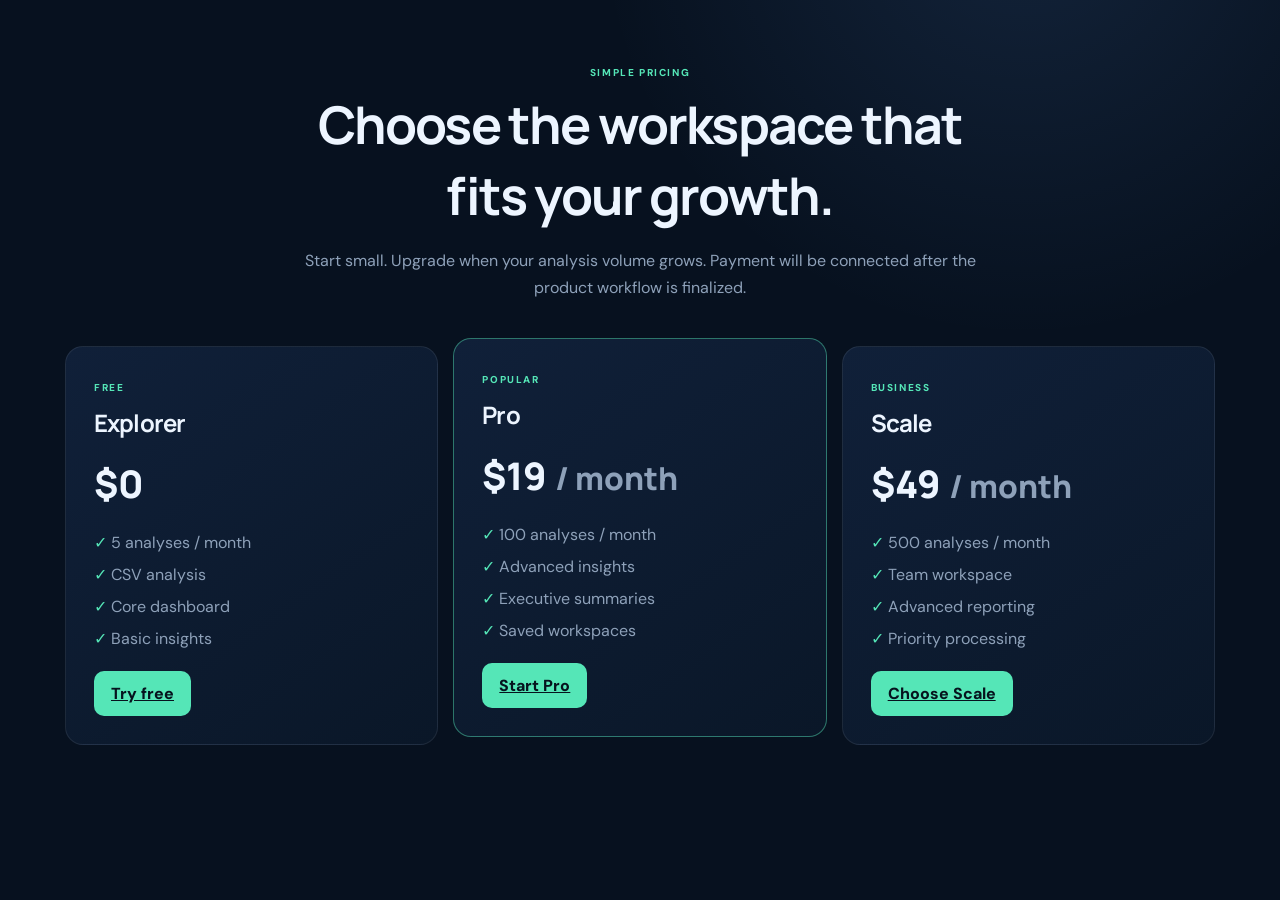
<file: pricing.html>
<!doctype html><html lang="en"><head><meta charset="utf-8"><meta name="viewport" content="width=device-width,initial-scale=1"><title>SalesLens AI — Plans</title><link rel="preconnect" href="https://fonts.googleapis.com"><link rel="preconnect" href="https://fonts.gstatic.com" crossorigin><link href="https://fonts.googleapis.com/css2?family=DM+Sans:wght@400;500;600;700&family=Manrope:wght@600;700;800&display=swap" rel="stylesheet"><link rel="stylesheet" href="assets/css/app.css"><style>body{min-height:100vh}main{max-width:1200px;margin:auto;padding:60px 25px}.hero{text-align:center;max-width:720px;margin:auto}.hero h1{font-size:52px}.hero p{color:var(--muted);line-height:1.7}.plans{display:grid;grid-template-columns:repeat(3,1fr);gap:15px;margin-top:45px}.plan-card{padding:28px;border:1px solid var(--line);border-radius:18px;background:linear-gradient(145deg,#102039,#0a1728)}.plan-card.featured{border-color:rgba(85,230,183,.45);transform:translateY(-8px)}.plan-card h2{margin:10px 0}.price{font:800 38px Manrope;margin:18px 0}.price small{font:400 13px;color:var(--muted)}.plan-card ul{padding:0;list-style:none;color:var(--muted);line-height:2}.plan-card li:before{content:'✓ ';color:var(--mint)}@media(max-width:750px){.plans{grid-template-columns:1fr}.plan-card.featured{transform:none}.hero h1{font-size:38px}}</style></head><body><main><div class="hero"><span class="eyebrow">SIMPLE PRICING</span><h1>Choose the workspace that fits your growth.</h1><p>Start small. Upgrade when your analysis volume grows. Payment will be connected after the product workflow is finalized.</p></div><div class="plans"><article class="plan-card"><span class="eyebrow">FREE</span><h2>Explorer</h2><div class="price">$0</div><ul><li>5 analyses / month</li><li>CSV analysis</li><li>Core dashboard</li><li>Basic insights</li></ul><a class="primary" href="app.html">Try free</a></article><article class="plan-card featured"><span class="eyebrow">POPULAR</span><h2>Pro</h2><div class="price">$19 <small>/ month</small></div><ul><li>100 analyses / month</li><li>Advanced insights</li><li>Executive summaries</li><li>Saved workspaces</li></ul><a class="primary" href="app.html">Start Pro</a></article><article class="plan-card"><span class="eyebrow">BUSINESS</span><h2>Scale</h2><div class="price">$49 <small>/ month</small></div><ul><li>500 analyses / month</li><li>Team workspace</li><li>Advanced reporting</li><li>Priority processing</li></ul><a class="primary" href="app.html">Choose Scale</a></article></div></main></body></html>
</file>
<file: assets/css/app.css>
:root{--bg:#07111f;--panel:#0c192a;--line:rgba(255,255,255,.08);--text:#edf5ff;--muted:#8ea1b9;--mint:#55e6b7;--blue:#69a8ff;--shadow:0 20px 60px rgba(0,0,0,.28)}*{box-sizing:border-box}html{scroll-behavior:smooth}body{margin:0;background:radial-gradient(circle at 80% -10%,rgba(105,168,255,.12),transparent 30%),var(--bg);color:var(--text);font-family:'DM Sans',sans-serif}.shell{display:grid;grid-template-columns:245px 1fr;min-height:100vh}aside{position:sticky;top:0;height:100vh;border-right:1px solid var(--line);padding:28px 18px;background:rgba(7,17,31,.8);backdrop-filter:blur(18px)}.brand{display:flex;align-items:center;gap:10px;text-decoration:none;color:var(--text);font:800 20px Manrope}.brand b{display:grid;place-items:center;width:35px;height:35px;border-radius:11px;background:linear-gradient(135deg,var(--mint),var(--blue));color:#07111f}.brand i{font-style:normal;color:var(--mint)}nav{display:grid;gap:6px;margin-top:45px}nav a{color:var(--muted);text-decoration:none;padding:12px 13px;border-radius:10px;font-size:14px}nav a.active,nav a:hover{color:var(--text);background:rgba(255,255,255,.06)}.plan{position:absolute;bottom:25px;left:18px;right:18px;border:1px solid var(--line);border-radius:14px;padding:15px;background:rgba(255,255,255,.025)}.plan small,.plan span{display:block;color:var(--muted);font-size:10px}.plan strong{display:block;margin:5px 0;font-size:13px}main{max-width:1500px;width:100%;margin:auto;padding:42px clamp(20px,5vw,70px) 80px}header{display:flex;justify-content:space-between;gap:20px;align-items:flex-start;margin-bottom:28px}.eyebrow{color:var(--mint);letter-spacing:.16em;font-size:10px;font-weight:800}h1,h2,h3{font-family:Manrope;letter-spacing:-.035em}h1{font-size:42px;margin:8px 0 7px}header p,.dropzone p,.report p{color:var(--muted);margin:0;line-height:1.6}.secondary{background:transparent;color:var(--text);border:1px solid var(--line);border-radius:10px;padding:12px 16px;font-weight:700;cursor:pointer}.dropzone{display:flex;align-items:center;gap:20px;padding:24px;border:1px dashed rgba(85,230,183,.3);border-radius:18px;background:linear-gradient(100deg,rgba(85,230,183,.055),rgba(105,168,255,.035));margin-bottom:16px}.drop-icon{display:grid;place-items:center;width:48px;height:48px;border-radius:13px;background:rgba(85,230,183,.1);color:var(--mint);font-size:22px}.dropzone h2{font-size:18px;margin:0 0 5px}.primary{display:inline-flex;margin-left:auto;background:var(--mint);color:#06131e;padding:12px 17px;border-radius:10px;font-weight:800;cursor:pointer;white-space:nowrap}.metrics{display:grid;grid-template-columns:repeat(4,1fr);gap:13px}.metrics article,.panel,.report,.signal{border:1px solid var(--line);background:linear-gradient(145deg,rgba(16,34,56,.92),rgba(9,23,39,.92));box-shadow:var(--shadow)}.metrics article{padding:20px;border-radius:15px}.metrics span{font-size:12px;color:var(--muted)}.metrics strong{display:block;font:800 26px Manrope;margin:12px 0 6px;overflow:hidden;text-overflow:ellipsis}.metrics small{color:var(--muted);font-size:11px}.grid{display:grid;grid-template-columns:1.5fr 1fr;gap:13px;margin-top:13px}.panel{border-radius:16px;padding:21px;min-height:370px}.panel-head{display:flex;justify-content:space-between}.panel-head span{font-size:10px;color:var(--muted);letter-spacing:.12em}.panel-head h3{margin:7px 0;font-size:17px}.panel-head em{font-style:normal;color:var(--mint);font-size:10px;border:1px solid rgba(85,230,183,.2);padding:7px 9px;border-radius:99px}.panel canvas{margin-top:25px;max-height:280px}.title{margin:60px 0 18px}.title h2{font-size:28px;margin:7px 0}.insights{display:grid;gap:11px}.signal{border-radius:14px;padding:19px;display:flex;gap:14px}.signal>b{width:35px;height:35px;display:grid;place-items:center;border-radius:10px;background:rgba(85,230,183,.09);color:var(--mint);flex:none}.signal h3{margin:0 0 6px;font-size:15px}.signal p{margin:0;color:var(--muted);font-size:13px;line-height:1.55}.empty{border:1px dashed var(--line);padding:24px;border-radius:14px;color:var(--muted)}.report{margin-top:60px;padding:27px;border-radius:18px;display:flex;align-items:center;justify-content:space-between;gap:25px}.report h2{margin:7px 0 9px;font-size:23px}.report p{max-width:850px}.report .secondary{white-space:nowrap}#toast{position:fixed;right:22px;bottom:22px;padding:12px 16px;border-radius:10px;background:#12263d;border:1px solid var(--line);opacity:0;transform:translateY(12px);transition:.2s}#toast.show{opacity:1;transform:none}@media(max-width:900px){.shell{grid-template-columns:1fr}aside{position:static;height:auto;display:flex;align-items:center;padding:14px;border-right:0;border-bottom:1px solid var(--line)}nav{display:flex;margin:0 0 0 15px;overflow:auto}.plan{display:none}.metrics{grid-template-columns:repeat(2,1fr)}.grid{grid-template-columns:1fr}}@media(max-width:600px){main{padding:25px 15px 55px}header{flex-direction:column}h1{font-size:34px}.dropzone{align-items:flex-start;flex-wrap:wrap}.primary{margin-left:0}.metrics{grid-template-columns:1fr}.report{align-items:flex-start;flex-direction:column}.report .secondary{width:100%}.brand span{display:none}}
</file>
